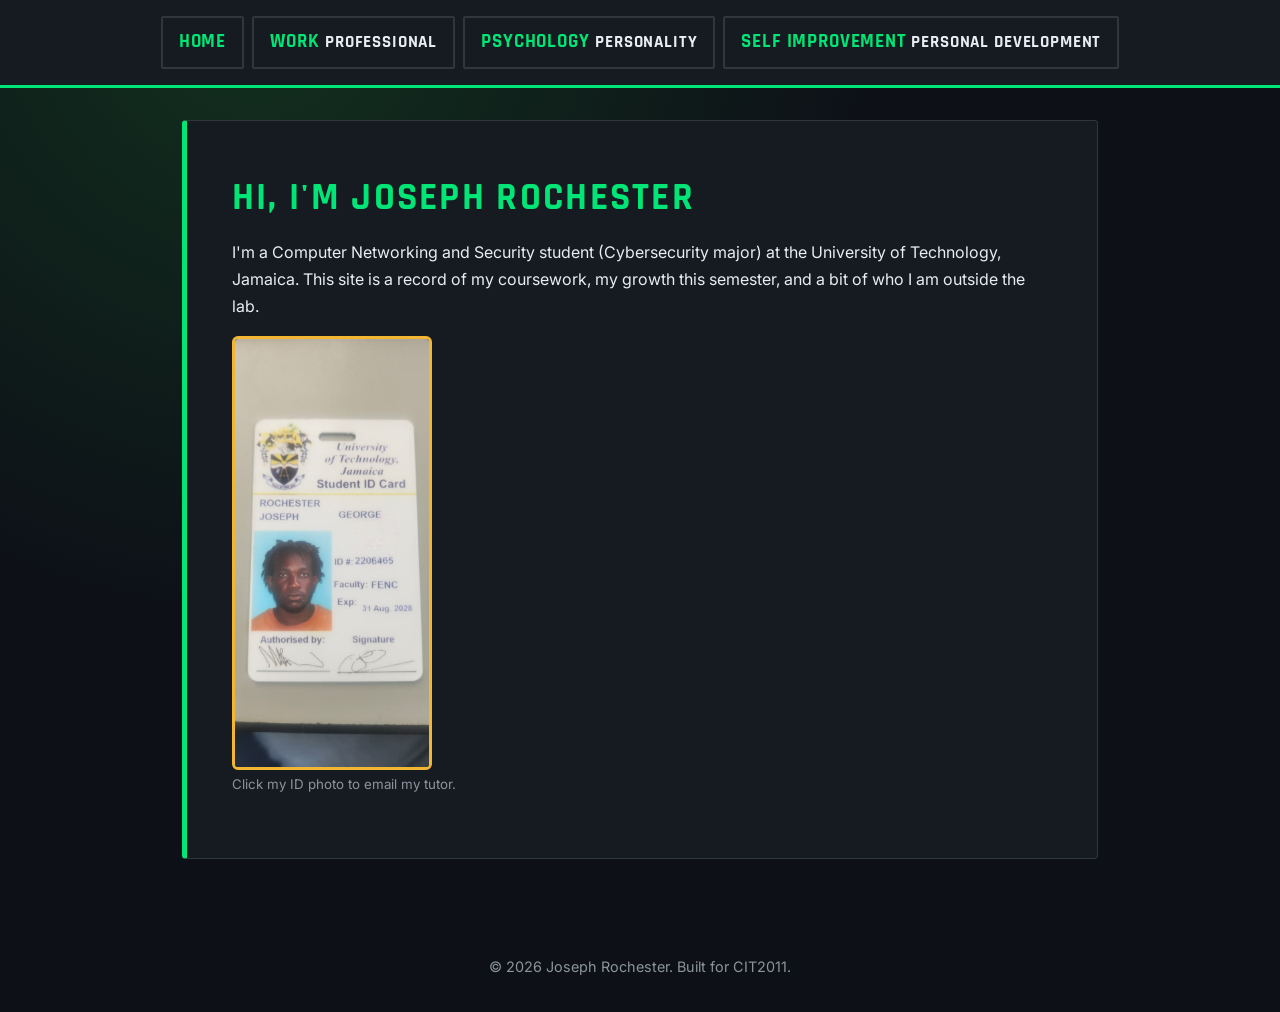
<file: 2206465_IA1_S1AY27/Codes/index.html>
<!DOCTYPE html>
<html lang="en">
<head>
  <meta charset="UTF-8">
  <meta name="viewport" content="width=device-width, initial-scale=1.0">
  <title>Joseph Rochester  Portfolio Home</title>
  <link rel="stylesheet" href="../style.css">
  <link rel="stylesheet" href="https://fonts.googleapis.com/css2?family=Inter:wght@400;600&family=Rajdhani:wght@600;700&display=swap">
</head>
<body>

  <nav id="main-nav">
    <a href="index.html"><span class="material-icons">home</span> 
    <a href="professional.html"><span class="material-icons">work</span> Professional</a>
    <a href="personality.html"><span class="material-icons">psychology</span> Personality</a>
    <a href="personal-development.html"><span class="material-icons">self improvement</span> Personal Development</a>
  </nav>

  <header>
    <main>
      <section class="card">
        <h1>Hi, I'm Joseph Rochester</h1>
        <p>
          I'm a Computer Networking and Security student (Cybersecurity
          major) at the University of Technology, Jamaica. This site is
          a record of my coursework, my growth this semester, and a bit
          of who I am outside the lab.
        </p>

        <a class="id-photo-link"
           href="cauli@utech.edu.jm?subject=CIT2011%20%20Joseph%20Rochester%20%202206465">
          <img src="../Assets/id-photo.png" alt="Photo of my UTech student ID card">
        </a>
        <p><small>Click my ID photo to email my tutor.</small></p>
      </section>
    </main>
  </header>

  <footer>
    <main>
      <p>&copy; 2026 Joseph Rochester. Built for CIT2011.</p>
    </main>
  </footer>

</body>
</html>
</file>
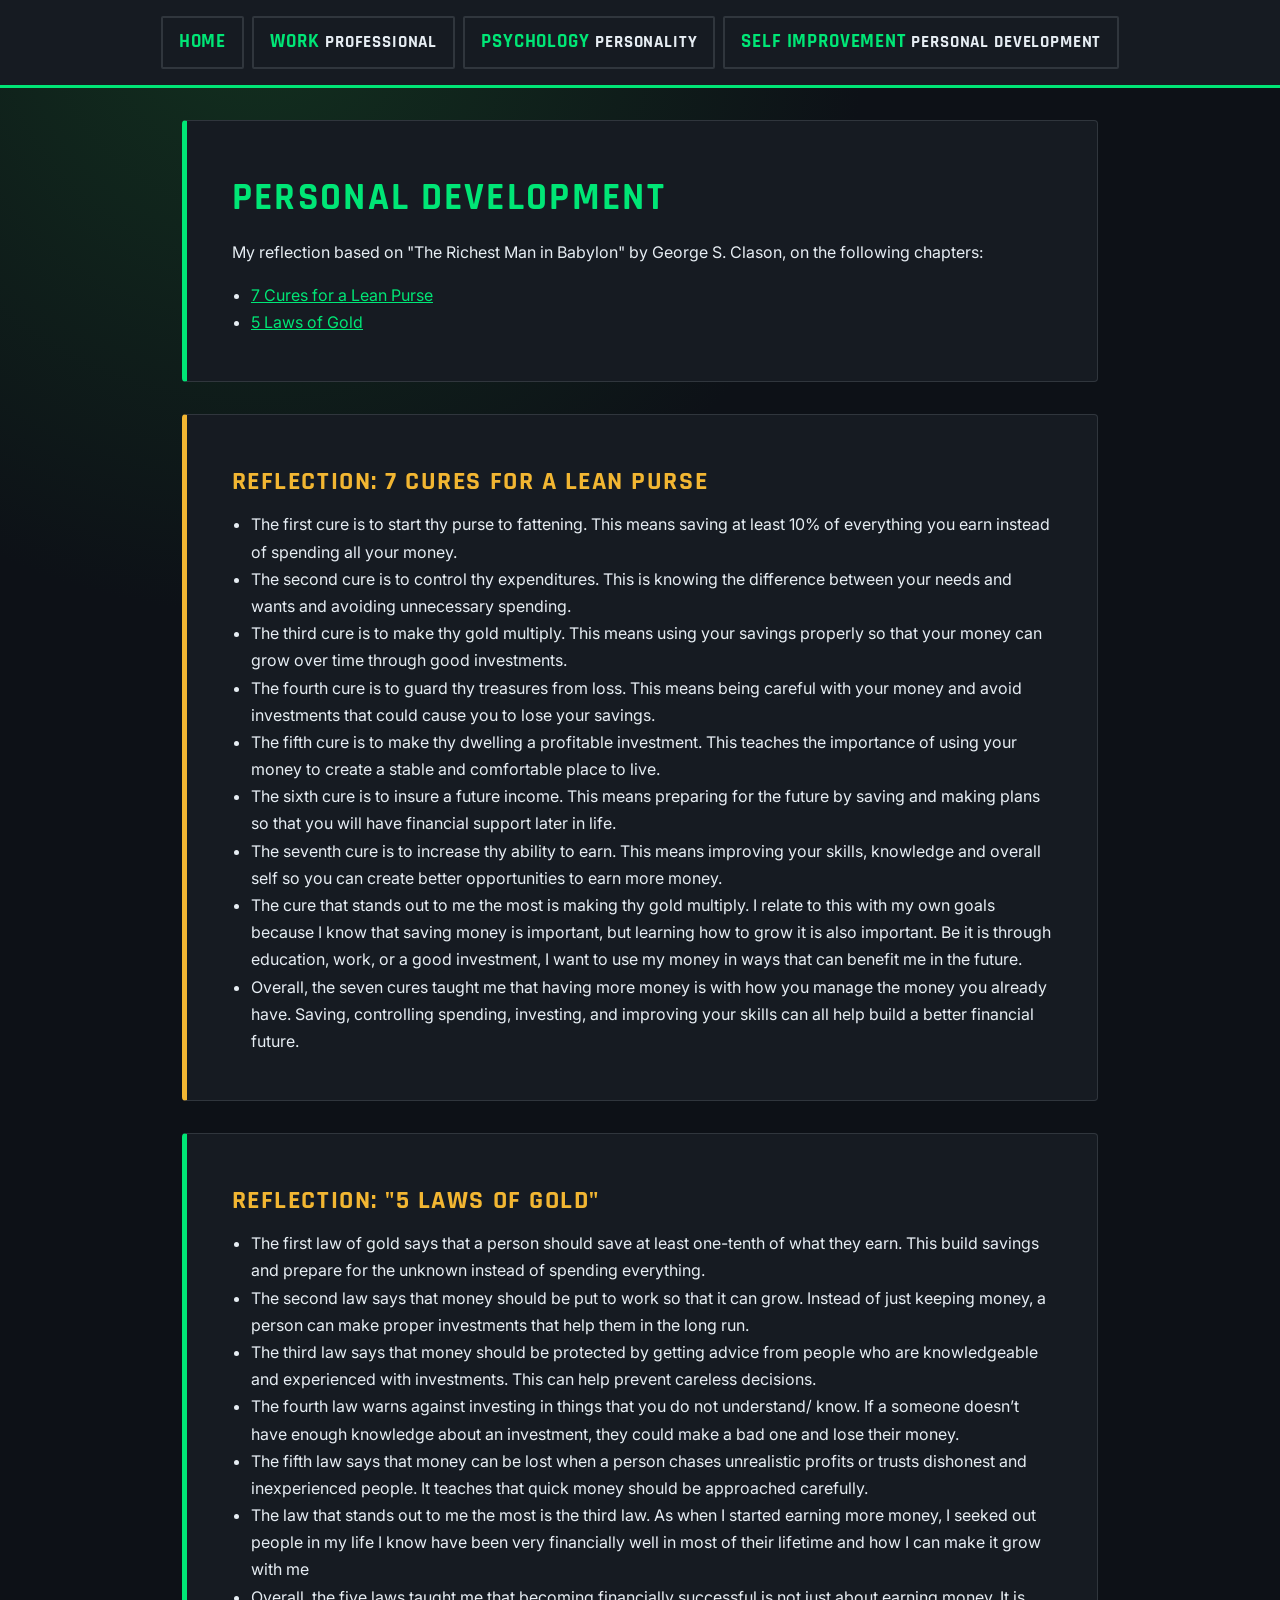
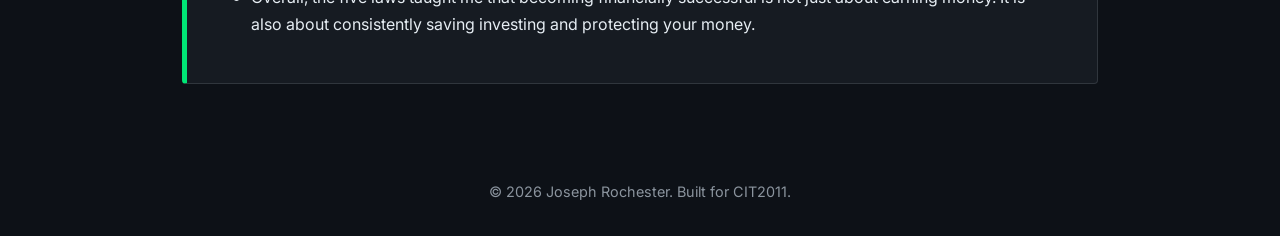
<file: 2206465_IA1_S1AY27/Codes/personal-development.html>
<!DOCTYPE html>
<html lang="en">
<head>
  <meta charset="UTF-8">
  <meta name="viewport" content="width=device-width, initial-scale=1.0">
  <title>Joseph Rochester  Personal Development</title>
  <link rel="stylesheet" href="../style.css">
  <link rel="stylesheet" href="https://fonts.googleapis.com/css2?family=Inter:wght@400;600&family=Rajdhani:wght@600;700&display=swap">
</head>
<body>

  <nav id="main-nav">
    <a href="index.html"><span class="material-icons">home</span> 
    <a href="professional.html"><span class="material-icons">work</span> Professional</a>
    <a href="personality.html"><span class="material-icons">psychology</span> Personality</a>
    <a href="personal-development.html"><span class="material-icons">self improvement</span> Personal Development</a>
  </nav>

  <main>
    <section class="card">
      <h1>Personal Development</h1>
      <p>
        My reflection based on "The Richest Man in Babylon" by
        George S. Clason, on the following chapters:
      </p>
      <ul>
        <li><a href="#lean-purse">7 Cures for a Lean Purse</a></li>
        <li><a href="#gold-laws">5 Laws of Gold</a></li>
      </ul>
    </section>

    <section class="card" id="lean-purse">
      <h2>Reflection:  7 Cures for a Lean Purse </h2>
     <ul>
        <li>The first cure is to start thy purse to fattening. This means saving at least 10% of everything you earn instead of spending all your money.</li>

        <li>The second cure is to control thy expenditures. This is knowing the difference between your needs and wants and avoiding unnecessary spending.</li>

        <li>The third cure is to make thy gold multiply. This means using your savings properly so that your money can grow over time through good investments.</li>

        <li>The fourth cure is to guard thy treasures from loss. This means being careful with your money and avoid investments that could cause you to lose your savings.</li>

        <li>The fifth cure is to make thy dwelling a profitable investment. This teaches the importance of using your money to create a stable and comfortable place to live.</li>

        <li>The sixth cure is to insure a future income. This means preparing for the future by saving and making plans so that you will have financial support later in life.</li>

        <li>The seventh cure is to increase thy ability to earn. This means improving your skills, knowledge and overall self so you can create better opportunities to earn more money.</li>

        <li>The cure that stands out to me the most is making thy gold multiply. I relate to this with my own goals because I know that saving money is important, but learning how to grow it is also important. Be it is through education, work, or a good investment, I want to use my money in ways that can benefit me in the future.</li>

        <li>Overall, the seven cures taught me that having more money is with how you manage the money you already have. Saving, controlling spending, investing, and improving your skills can all help build a better financial future.</li>
</ul>
    </section>

    <section class="card" id="gold-laws">
      <h2>Reflection: "5 Laws of Gold"</h2>
   <ul>
      <li>The first law of gold says that a person should save at least one-tenth of what they earn. This build savings and prepare for the unknown instead of spending everything.</li>

      <li>The second law says that money should be put to work so that it can grow. Instead of just keeping money, a person can make proper investments that help them in the long run.</li>

      <li>The third law says that money should be protected by getting advice from people who are knowledgeable and experienced with investments. This can help prevent careless decisions.</li>

      <li>The fourth law warns against investing in things that you do not understand/ know. If a someone doesn’t have enough knowledge about an investment, they could make a bad one and lose their money.</li>

      <li>The fifth law says that money can be lost when a person chases unrealistic profits or trusts dishonest and inexperienced people. It teaches that quick money should be approached carefully.</li>

      <li>The law that stands out to me the most is the third law. As when I started earning more money, I seeked out people in my life I know have been very financially well in most of their lifetime and how I can make it grow with me</li>

      <li>Overall, the five laws taught me that becoming financially successful is not just about earning money. It is also about consistently saving investing and protecting your money.</li>
</ul>
    </section>
  </main>

  <footer>
    <main><p>&copy; 2026 Joseph Rochester. Built for CIT2011.</p></main>
  </footer>

</body>
</html>
</file>
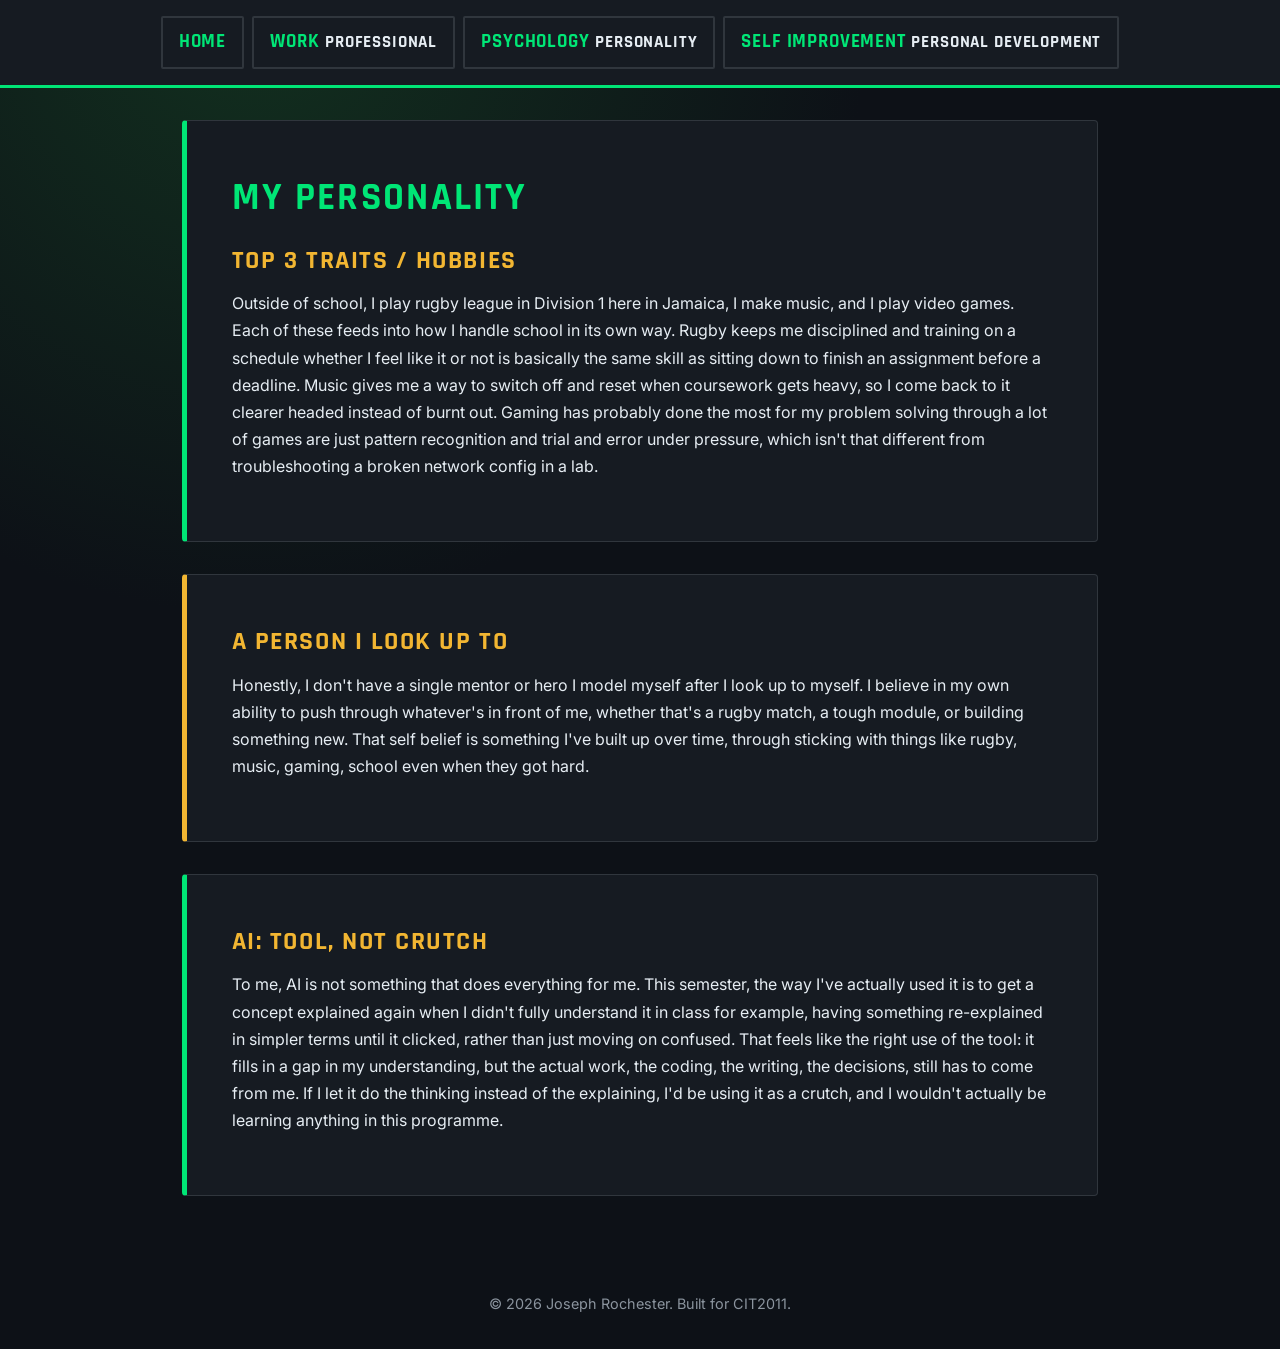
<file: 2206465_IA1_S1AY27/Codes/personality.html>
<!DOCTYPE html>
<html lang="en">
<head>
  <meta charset="UTF-8">
  <meta name="viewport" content="width=device-width, initial-scale=1.0">
  <title>Joseph Rochester  Personality</title>
  <link rel="stylesheet" href="../style.css">
  <link rel="stylesheet" href="https://fonts.googleapis.com/css2?family=Inter:wght@400;600&family=Rajdhani:wght@600;700&display=swap">
</head>
<body>

  <nav id="main-nav">
    <a href="index.html"><span class="material-icons">home</span> 
    <a href="professional.html"><span class="material-icons">work</span> Professional</a>
    <a href="personality.html"><span class="material-icons">psychology</span> Personality</a>
    <a href="personal-development.html"><span class="material-icons">self improvement</span> Personal Development</a>
  </nav>

  <main>
    <section class="card">
      <h1>My Personality</h1>
      <h2>Top 3 Traits / Hobbies</h2>
      <p>
        Outside of school, I play rugby league in Division 1 here
        in Jamaica, I make music, and I play video games. Each of
        these feeds into how I handle school in its own way. Rugby
        keeps me disciplined and training on a schedule whether I feel
        like it or not is basically the same skill as sitting down
        to finish an assignment before a deadline. Music gives me a
        way to switch off and reset when coursework gets heavy, so I
        come back to it clearer headed instead of burnt out. Gaming
        has probably done the most for my problem solving through a lot of
        games are just pattern recognition and trial and error under
        pressure, which isn't that different from troubleshooting a
        broken network config in a lab.
      </p>
    </section>

    <section class="card">
      <h2>A Person I Look Up To</h2>
      <p>
        Honestly, I don't
        have a single mentor or hero I model myself after I look
        up to myself. I believe in my own ability to push through
        whatever's in front of me, whether that's a rugby match, a
        tough module, or building something new. That self belief
        is something I've built up over time, through sticking with
        things like rugby, music, gaming, school even when they got
        hard.
      </p>
      </p>
    </section>

    <section class="card">
      <h2>AI: Tool, Not Crutch</h2>
      <p>
        To me, AI is not something that does everything for me. This
        semester, the way I've actually used it is to get a concept
        explained again when I didn't fully understand it in class
        for example, having something re-explained in simpler terms
        until it clicked, rather than just moving on confused. That
        feels like the right use of the tool: it fills in a gap in
        my understanding, but the actual work, the coding, the
        writing, the decisions, still has to come from me. If I let
        it do the thinking instead of the explaining, I'd be using
        it as a crutch, and I wouldn't actually be learning anything
        in this programme.
      </p>
    </section>
  </main>

  <footer>
    <main><p>&copy; 2026 Joseph Rochester. Built for CIT2011.</p></main>
  </footer>

</body>
</html>
</file>
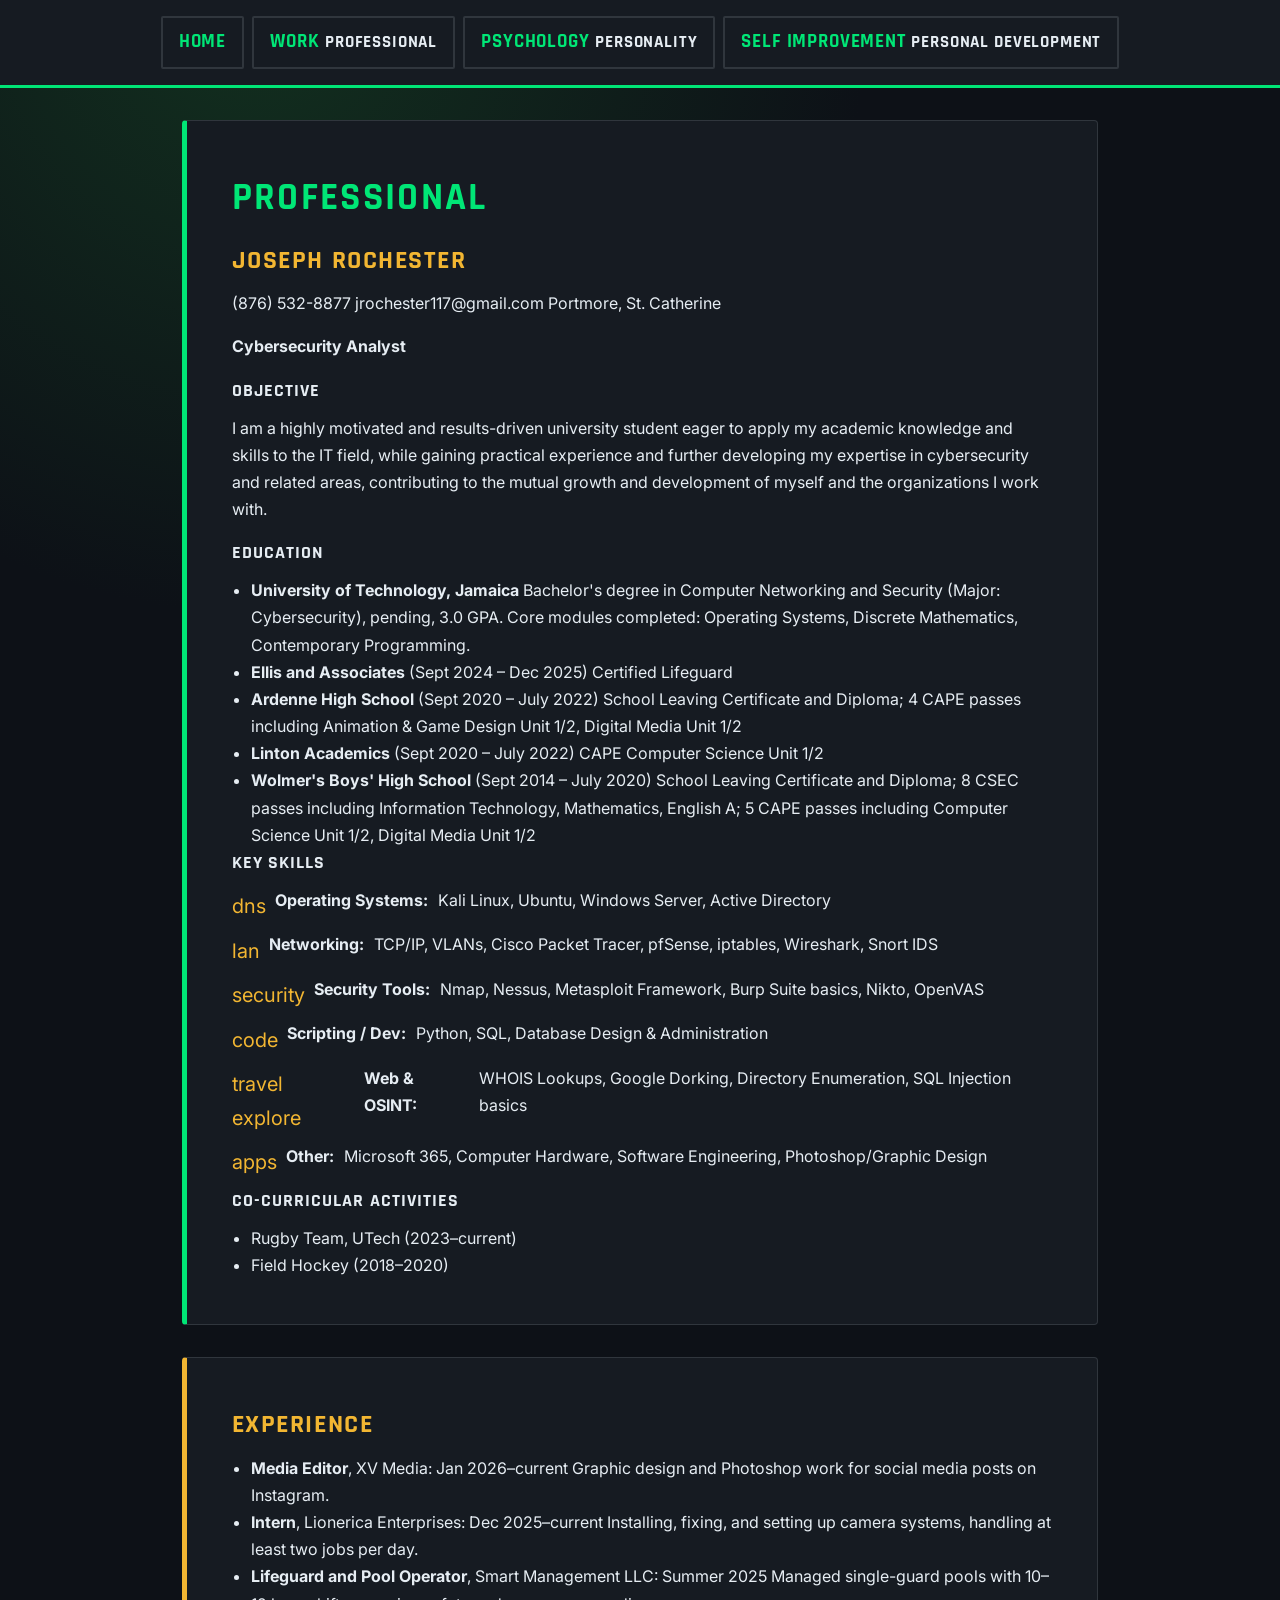
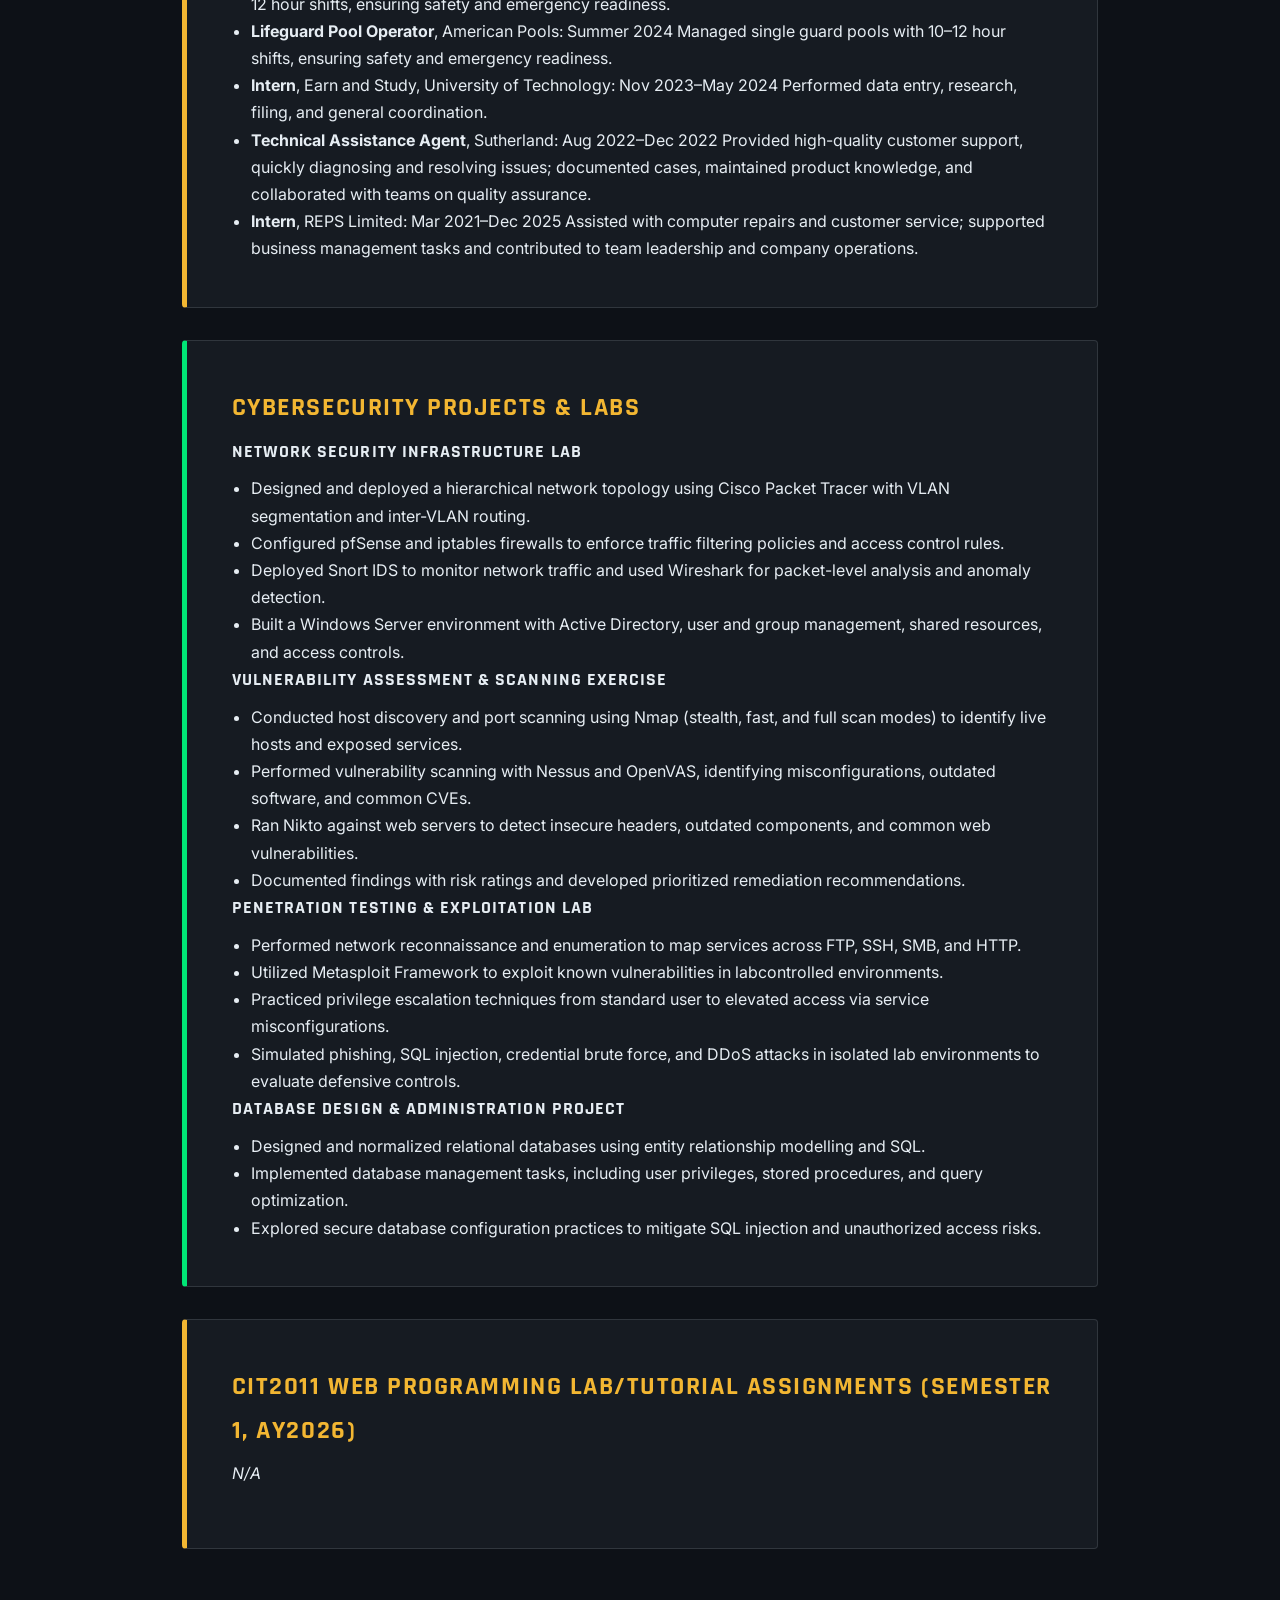
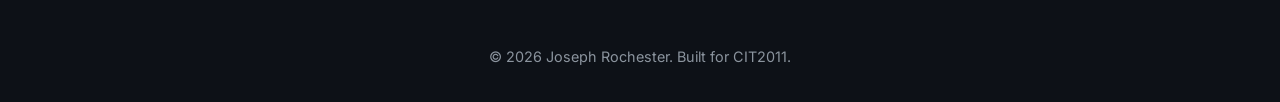
<file: 2206465_IA1_S1AY27/Codes/professional.html>
<!DOCTYPE html>
<html lang="en">
<head>
  <meta charset="UTF-8">
  <meta name="viewport" content="width=device-width, initial-scale=1.0">
  <title>Joseph Rochester  Professional</title>
  <link rel="stylesheet" href="../style.css">
  <link rel="stylesheet" href="https://fonts.googleapis.com/css2?family=Inter:wght@400;600&family=Rajdhani:wght@600;700&display=swap">
</head>
<body>

  <nav id="main-nav">
    <a href="index.html"><span class="material-icons">home</span> 
    <a href="professional.html"><span class="material-icons">work</span> Professional</a>
    <a href="personality.html"><span class="material-icons">psychology</span> Personality</a>
    <a href="personal-development.html"><span class="material-icons">self improvement</span> Personal Development</a>
  </nav>

  <main>
    <section class="card">
      <h1>Professional</h1>

      <article>
        <h2>Joseph Rochester</h2>
        <p>(876) 532-8877  jrochester117@gmail.com  Portmore, St. Catherine</p>
        <p><strong>Cybersecurity Analyst</strong></p>

        <h3>Objective</h3>
        <p>
          I am a highly motivated and results-driven university student
          eager to apply my academic knowledge and skills to the IT field,
          while gaining practical experience and further developing my
          expertise in cybersecurity and related areas, contributing to
          the mutual growth and development of myself and the organizations
          I work with.
        </p>

        <h3>Education</h3>
        <ul>
          <li><strong>University of Technology, Jamaica</strong> Bachelor's degree in Computer Networking and Security (Major: Cybersecurity), pending, 3.0 GPA. Core modules completed: Operating Systems, Discrete Mathematics, Contemporary Programming.</li>
          <li><strong>Ellis and Associates</strong> (Sept 2024 – Dec 2025) Certified Lifeguard</li>
          <li><strong>Ardenne High School</strong> (Sept 2020 – July 2022) School Leaving Certificate and Diploma; 4 CAPE passes including Animation &amp; Game Design Unit 1/2, Digital Media Unit 1/2</li>
          <li><strong>Linton Academics</strong> (Sept 2020 – July 2022) CAPE Computer Science Unit 1/2</li>
          <li><strong>Wolmer's Boys' High School</strong> (Sept 2014 – July 2020) School Leaving Certificate and Diploma; 8 CSEC passes including Information Technology, Mathematics, English A; 5 CAPE passes including Computer Science Unit 1/2, Digital Media Unit 1/2</li>
        </ul>

        <h3>Key Skills</h3>
        <ul class="skills-list">
          <li><span class="material-icons">dns</span><strong>Operating Systems:</strong> Kali Linux, Ubuntu, Windows Server, Active Directory</li>
          <li><span class="material-icons">lan</span><strong>Networking:</strong> TCP/IP, VLANs, Cisco Packet Tracer, pfSense, iptables, Wireshark, Snort IDS</li>
          <li><span class="material-icons">security</span><strong>Security Tools:</strong> Nmap, Nessus, Metasploit Framework, Burp Suite basics, Nikto, OpenVAS</li>
          <li><span class="material-icons">code</span><strong>Scripting / Dev:</strong> Python, SQL, Database Design &amp; Administration</li>
          <li><span class="material-icons">travel explore</span><strong>Web &amp; OSINT:</strong> WHOIS Lookups, Google Dorking, Directory Enumeration, SQL Injection basics</li>
          <li><span class="material-icons">apps</span><strong>Other:</strong> Microsoft 365, Computer Hardware, Software Engineering, Photoshop/Graphic Design</li>
        </ul>

        <h3>Co-Curricular Activities</h3>
        <ul>
          <li>Rugby Team, UTech (2023–current)</li>
          <li>Field Hockey (2018–2020)</li>
        </ul>
      </article>
    </section>

    <section class="card">
      <h2>Experience</h2>
      <ul>
        <li><strong>Media Editor</strong>, XV Media: Jan 2026–current Graphic design and Photoshop work for social media posts on Instagram.</li>
        <li><strong>Intern</strong>, Lionerica Enterprises: Dec 2025–current Installing, fixing, and setting up camera systems, handling at least two jobs per day.</li>
        <li><strong>Lifeguard and Pool Operator</strong>, Smart Management LLC: Summer 2025 Managed single-guard pools with 10–12 hour shifts, ensuring safety and emergency readiness.</li>
        <li><strong>Lifeguard Pool Operator</strong>, American Pools: Summer 2024 Managed single guard pools with 10–12 hour shifts, ensuring safety and emergency readiness.</li>
        <li><strong>Intern</strong>, Earn and Study, University of Technology: Nov 2023–May 2024 Performed data entry, research, filing, and general coordination.</li>
        <li><strong>Technical Assistance Agent</strong>, Sutherland: Aug 2022–Dec 2022 Provided high-quality customer support, quickly diagnosing and resolving issues; documented cases, maintained product knowledge, and collaborated with teams on quality assurance.</li>
        <li><strong>Intern</strong>, REPS Limited: Mar 2021–Dec 2025 Assisted with computer repairs and customer service; supported business management tasks and contributed to team leadership and company operations.</li>
      </ul>
    </section>

    <section class="card">
      <h2>Cybersecurity Projects &amp; Labs</h2>

      <h3>Network Security Infrastructure Lab</h3>
      <ul>
        <li>Designed and deployed a hierarchical network topology using Cisco Packet Tracer with VLAN segmentation and inter-VLAN routing.</li>
        <li>Configured pfSense and iptables firewalls to enforce traffic filtering policies and access control rules.</li>
        <li>Deployed Snort IDS to monitor network traffic and used Wireshark for packet-level analysis and anomaly detection.</li>
        <li>Built a Windows Server environment with Active Directory, user and group management, shared resources, and access controls.</li>
      </ul>

      <h3>Vulnerability Assessment &amp; Scanning Exercise</h3>
      <ul>
        <li>Conducted host discovery and port scanning using Nmap (stealth, fast, and full scan modes) to identify live hosts and exposed services.</li>
        <li>Performed vulnerability scanning with Nessus and OpenVAS, identifying misconfigurations, outdated software, and common CVEs.</li>
        <li>Ran Nikto against web servers to detect insecure headers, outdated components, and common web vulnerabilities.</li>
        <li>Documented findings with risk ratings and developed prioritized remediation recommendations.</li>
      </ul>

      <h3>Penetration Testing &amp; Exploitation Lab</h3>
      <ul>
        <li>Performed network reconnaissance and enumeration to map services across FTP, SSH, SMB, and HTTP.</li>
        <li>Utilized Metasploit Framework to exploit known vulnerabilities in labcontrolled environments.</li>
        <li>Practiced privilege escalation techniques from standard user to elevated access via service misconfigurations.</li>
        <li>Simulated phishing, SQL injection, credential brute force, and DDoS attacks in isolated lab environments to evaluate defensive controls.</li>
      </ul>

      <h3>Database Design &amp; Administration Project</h3>
      <ul>
        <li>Designed and normalized relational databases using entity relationship modelling and SQL.</li>
        <li>Implemented database management tasks, including user privileges, stored procedures, and query optimization.</li>
        <li>Explored secure database configuration practices to mitigate SQL injection and unauthorized access risks.</li>
      </ul>
    </section>

    <section class="card">
      <h2>CIT2011 Web Programming Lab/Tutorial Assignments (Semester 1, AY2026)</h2>
      <p><em>N/A</em></p>
    </section>
  </main>


  <footer>
    <main><p>&copy; 2026 Joseph Rochester. Built for CIT2011.</p></main>
  </footer>

</body>
</html>
</file>
<file: 2206465_IA1_S1AY27/style.css>
:root {
  --color-bg:        #0d1117;
  --color-surface:   #161b22;
  --color-primary:   #00e676;
  --color-gold:      #f2b632;
  --color-text:      #e6edf3;
  --color-muted:     #8b949e;
  --color-border:    #30363d;

  --font-heading: "Rajdhani", sans-serif;
  --font-body:    "Inter", sans-serif;

  --spacing-sm: 0.5rem;
  --spacing-md: 1rem;
  --spacing-lg: 2rem;

  --max-width: 980px;
}

* {
  box-sizing: border-box;
  margin: 0;
  padding: 0;
}

body {
  font-family: var(--font-body);
  color: var(--color-text);
  background-color: var(--color-bg);
  background-image: radial-gradient(circle at 20% 0%, #12301f 0%, transparent 45%);
  background-attachment: fixed;
  line-height: 1.7;
}

h1, h2, h3 {
  font-family: var(--font-heading);
  text-transform: uppercase;
  letter-spacing: 0.06em;
  margin-bottom: var(--spacing-sm);
}

h1 { color: var(--color-primary); font-size: 2.4rem; }
h2 { color: var(--color-gold);    font-size: 1.6rem; }
h3 { color: var(--color-text);    font-size: 1.1rem; }

img {
  max-width: 100%;
  display: block;
}

ul {
  padding-left: 1.2rem;
}

#main-nav {
  display: flex;
  flex-wrap: wrap;
  justify-content: center;
  gap: var(--spacing-sm);
  padding: var(--spacing-md);
  background-color: var(--color-surface);
  border-bottom: 3px solid var(--color-primary);
}

#main-nav a {
  display: inline-flex;
  align-items: center;
  gap: 0.35rem;
  padding: var(--spacing-sm) var(--spacing-md);
  color: var(--color-text);
  text-decoration: none;
  font-family: var(--font-heading);
  font-weight: 700;
  font-size: 1.05rem;
  letter-spacing: 0.05em;
  text-transform: uppercase;
  border: 2px solid var(--color-border);
  border-radius: 2px;
  transition: all 0.15s ease;
}

#main-nav a .material-icons {
  font-size: 1.2rem;
  color: var(--color-primary);
}

#main-nav a:hover,
#main-nav a:focus {
  background-color: var(--color-primary);
  border-color: var(--color-primary);
  color: var(--color-bg);
  transform: translateY(-2px);
}

#main-nav a:hover .material-icons,
#main-nav a:focus .material-icons {
  color: var(--color-bg);
}

main {
  max-width: var(--max-width);
  margin: 0 auto;
  padding: var(--spacing-lg);
}

.card {
  background-color: var(--color-surface);
  border: 1px solid var(--color-border);
  border-left: 5px solid var(--color-primary);
  border-radius: 4px;
  padding: var(--spacing-lg);
  margin-bottom: var(--spacing-lg);
}

.card:nth-of-type(even) {
  border-left-color: var(--color-gold);
}

.card p {
  margin-bottom: var(--spacing-md);
}

.skills-list {
  list-style: none;
  padding-left: 0;
}

.skills-list li {
  display: flex;
  align-items: flex-start;
  gap: 0.6rem;
  margin-bottom: var(--spacing-sm);
}

.skills-list .material-icons {
  color: var(--color-gold);
  font-size: 1.25rem;
  margin-top: 0.15rem;
}

a {
  color: var(--color-primary);
}

a:hover {
  color: var(--color-gold);
}

a[target="_blank"]::after {
  content: " ↗";
  font-size: 0.8em;
}

.id-photo-link img {
  width: 200px;
  border: 3px solid var(--color-gold);
  border-radius: 6px;
  transition: transform 0.2s ease;
}

.id-photo-link img:hover {
  transform: scale(1.03);
}

small {
  color: var(--color-muted);
}

footer p {
  text-align: center;
  color: var(--color-muted);
  font-size: 0.9rem;
}

@media (max-width: 699px) {
  h1 { font-size: 1.9rem; }

  #main-nav {
    flex-direction: column;
    align-items: stretch;
  }

  #main-nav a {
    justify-content: center;
  }
}

@media (min-width: 700px) {
  .card {
    padding: calc(var(--spacing-lg) * 1.4);
  }
}
</file>
